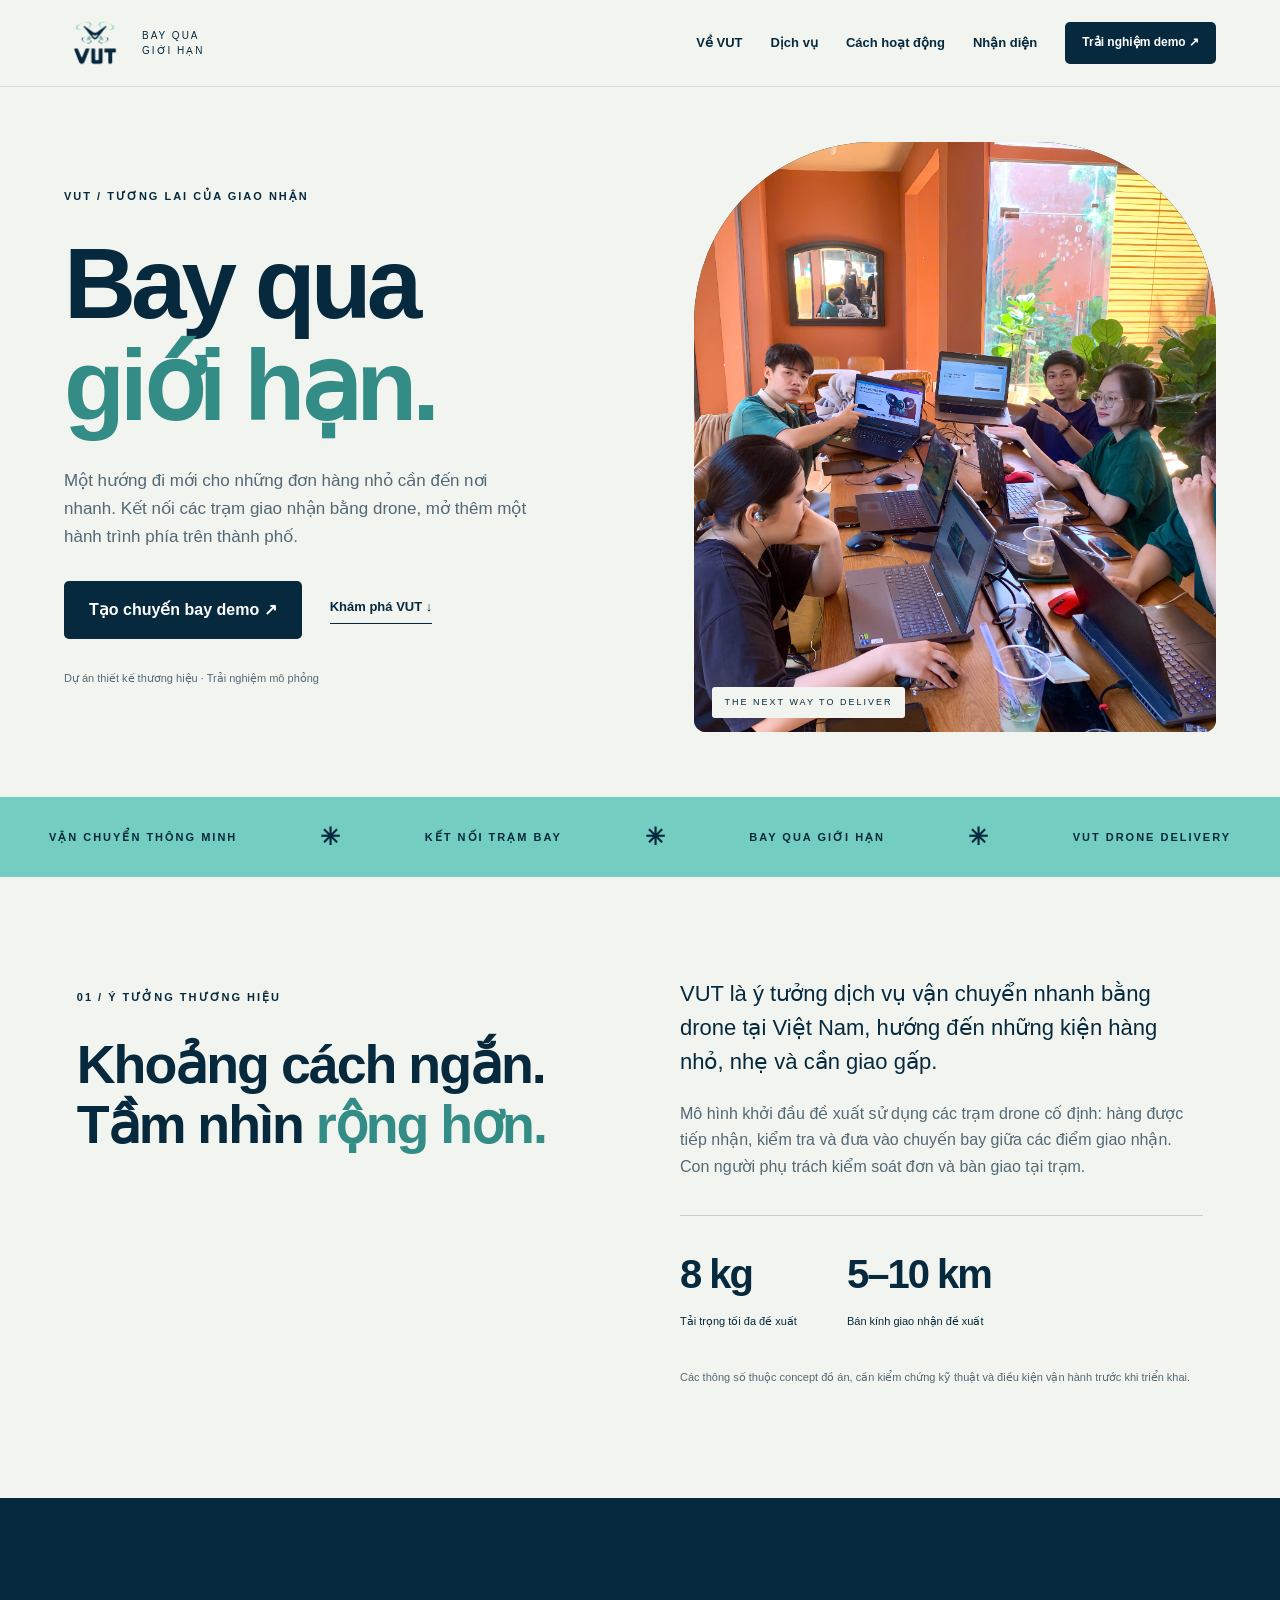
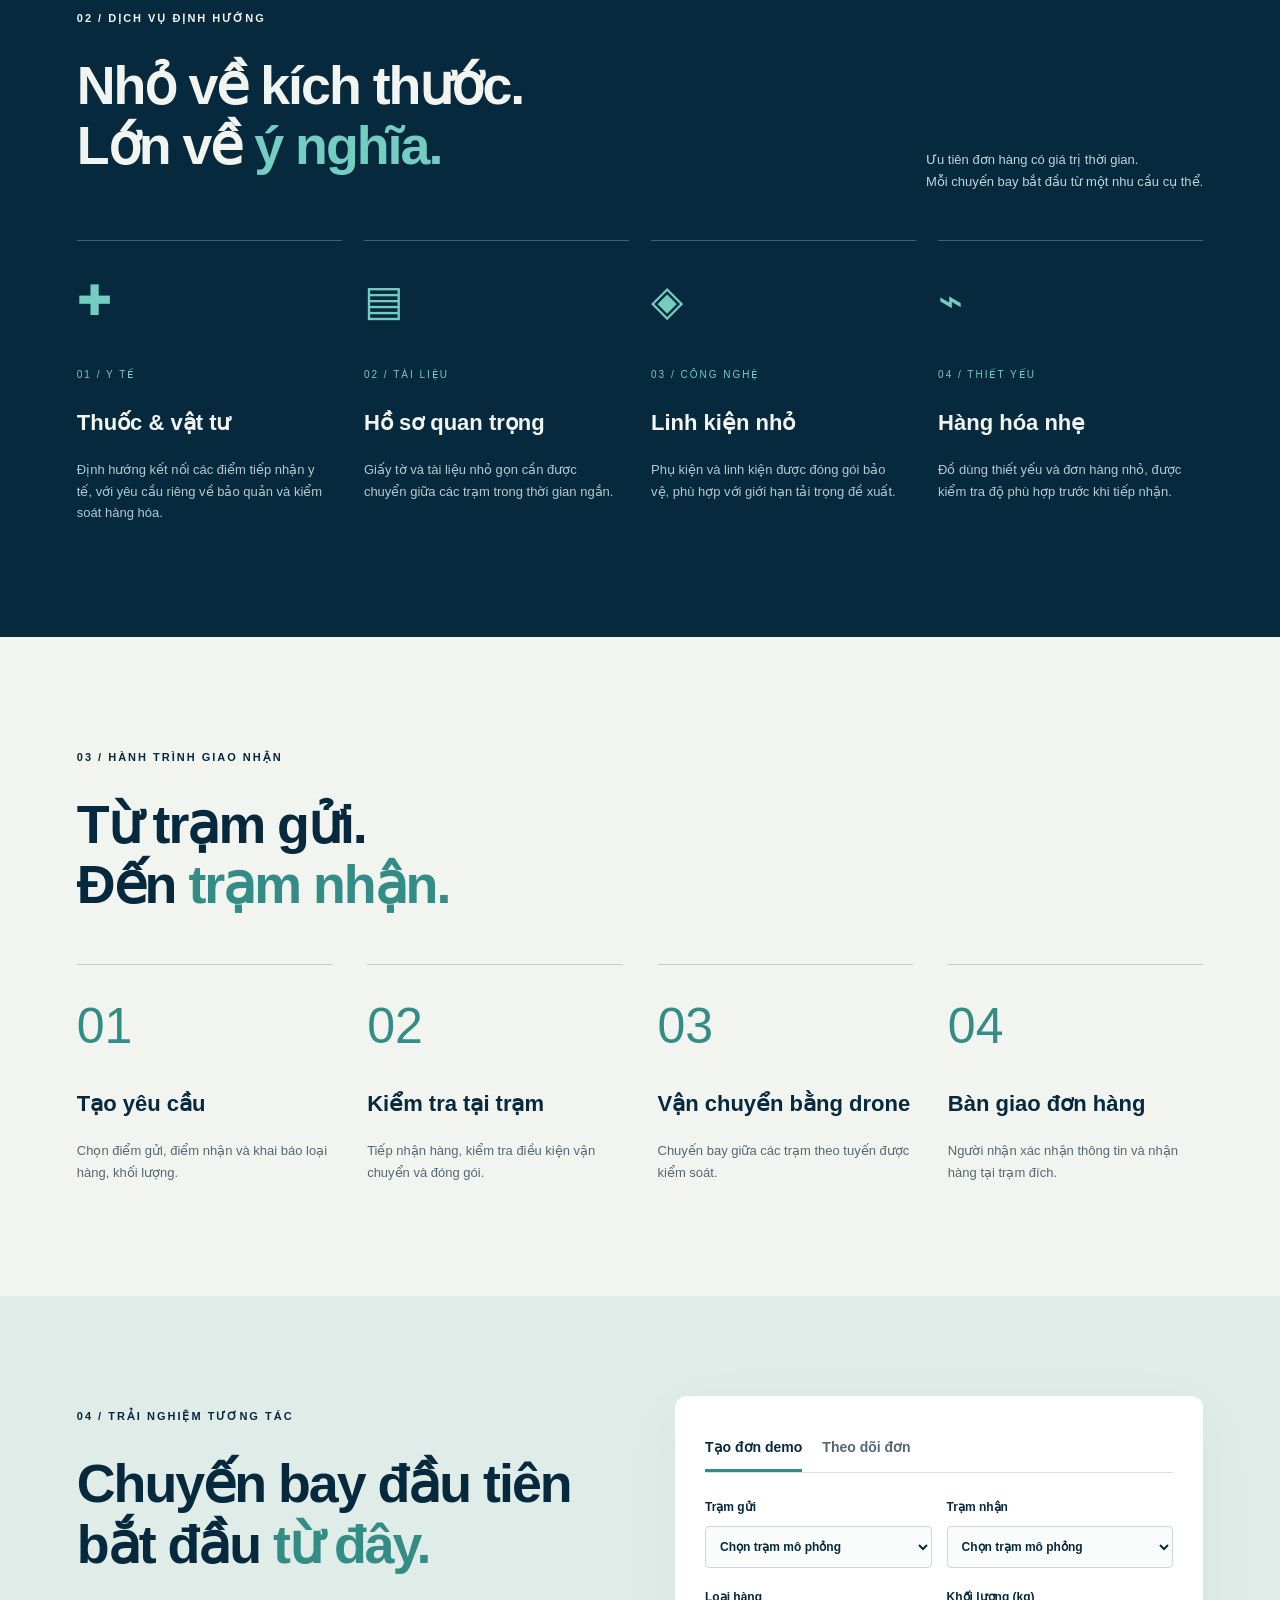
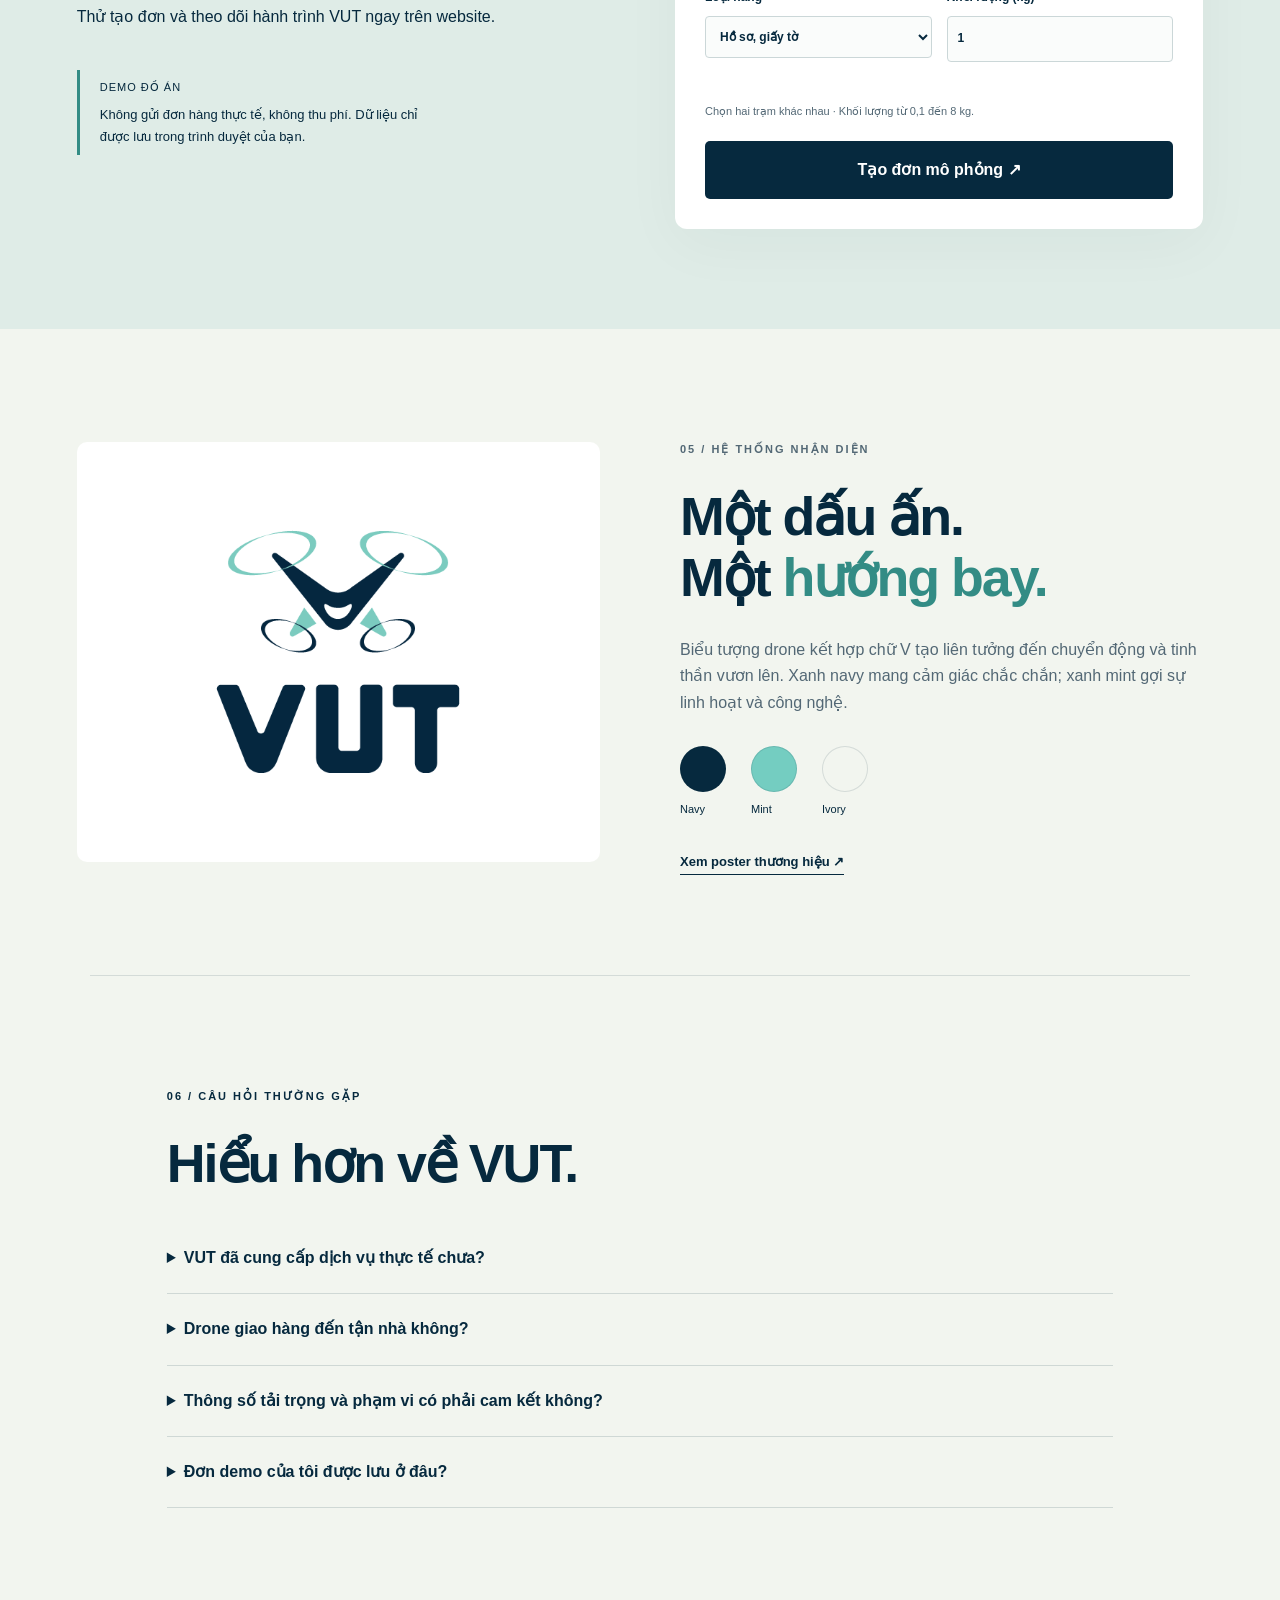
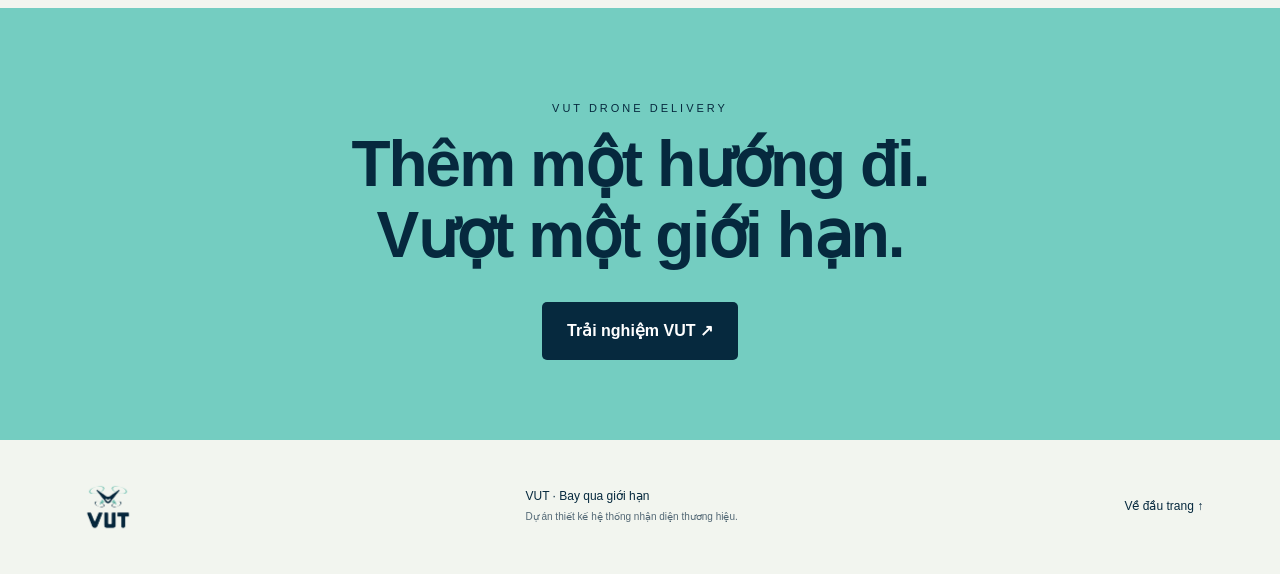
<file: index.html>
<!DOCTYPE html>
<html lang="vi">
 <head>
  <meta charset="utf-8"/>
  <meta content="width=device-width,initial-scale=1" name="viewport"/>
  <meta content="VUT — Bay qua giới hạn. Dự án thương hiệu giao hàng bằng drone tại Việt Nam." name="description"/>
  <title>
   VUT — Bay qua giới hạn
  </title>
  <link href="assets/Artboard 1logo tachnen.png" rel="icon"/>
  <link href="style.css" rel="stylesheet"/>
 </head>
 <body>
  <header>
   <a class="brand" href="#home">
    <img alt="VUT" src="assets/Artboard 1logo tachnen.png"/>
    <span>
     BAY QUA GIỚI HẠN
    </span>
   </a>
   <button aria-expanded="false" aria-label="Mở menu" class="menu">
    ☰
   </button>
   <nav>
    <a href="#about">
     Về VUT
    </a>
    <a href="#services">
     Dịch vụ
    </a>
    <a href="#journey">
     Cách hoạt động
    </a>
    <a href="#identity">
     Nhận diện
    </a>
    <a class="button small" href="#booking">
     Trải nghiệm demo ↗
    </a>
   </nav>
  </header>
  <main>
   <!-- ===== 1. TRANG CHU ===== -->
   <section class="hero" id="home">
    <div class="hero-copy">
     <p class="eyebrow">
      VUT / TƯƠNG LAI CỦA GIAO NHẬN
     </p>
     <h1>
      Bay qua
      <br/>
      <em>
       giới hạn.
      </em>
     </h1>
     <p class="intro">
      Một hướng đi mới cho những đơn hàng nhỏ cần đến nơi nhanh. Kết nối các trạm giao nhận bằng drone, mở thêm một hành trình phía trên thành phố.
     </p>
     <div class="actions">
      <a class="button" href="#booking">
       Tạo chuyến bay demo ↗
      </a>
      <a class="text-link" href="#about">
       Khám phá VUT ↓
      </a>
     </div>
     <p class="note">
      Dự án thiết kế thương hiệu · Trải nghiệm mô phỏng
     </p>
    </div>
    <div class="hero-art">
     <img alt="Minh họa thương hiệu VUT: drone vận chuyển kiện hàng trên thành phố" src="assets/AVA.jpg"/>
     <span class="art-label">
      THE NEXT WAY TO DELIVER
     </span>
    </div>
   </section>
   <div class="ticker">
    <span>
     VẬN CHUYỂN THÔNG MINH
    </span>
    <b>
     ✳
    </b>
    <span>
     KẾT NỐI TRẠM BAY
    </span>
    <b>
     ✳
    </b>
    <span>
     BAY QUA GIỚI HẠN
    </span>
    <b>
     ✳
    </b>
    <span>
     VUT DRONE DELIVERY
    </span>
   </div>
   <!-- ===== 2. GIOI THIEU VUT ===== -->
   <section class="section about" id="about">
    <div>
     <p class="eyebrow">
      01 / Ý TƯỞNG THƯƠNG HIỆU
     </p>
     <h2>
      Khoảng cách ngắn.
      <br/>
      Tầm nhìn
      <em>
       rộng hơn.
      </em>
     </h2>
    </div>
    <div>
     <p class="large">
      VUT là ý tưởng dịch vụ vận chuyển nhanh bằng drone tại Việt Nam, hướng đến những kiện hàng nhỏ, nhẹ và cần giao gấp.
     </p>
     <p>
      Mô hình khởi đầu đề xuất sử dụng các trạm drone cố định: hàng được tiếp nhận, kiểm tra và đưa vào chuyến bay giữa các điểm giao nhận. Con người phụ trách kiểm soát đơn và bàn giao tại trạm.
     </p>
     <div class="specs">
      <div>
       <strong>
        8 kg
       </strong>
       <span>
        Tải trọng tối đa đề xuất
       </span>
      </div>
      <div>
       <strong>
        5–10 km
       </strong>
       <span>
        Bán kính giao nhận đề xuất
       </span>
      </div>
     </div>
     <p class="note">
      Các thông số thuộc concept đồ án, cần kiểm chứng kỹ thuật và điều kiện vận hành trước khi triển khai.
     </p>
    </div>
   </section>
   <!-- ===== 3. DICH VU ===== -->
   <section class="section services" id="services">
    <div class="section-head">
     <div>
      <p class="eyebrow">
       02 / DỊCH VỤ ĐỊNH HƯỚNG
      </p>
      <h2>
       Nhỏ về kích thước.
       <br/>
       Lớn về
       <em>
        ý nghĩa.
       </em>
      </h2>
     </div>
     <p>
      Ưu tiên đơn hàng có giá trị thời gian.
      <br/>
      Mỗi chuyến bay bắt đầu từ một nhu cầu cụ thể.
     </p>
    </div>
    <div class="service-grid">
     <article>
      <span class="service-icon">
       ✚
      </span>
      <small>
       01 / Y TẾ
      </small>
      <h3>
       Thuốc &amp; vật tư
      </h3>
      <p>
       Định hướng kết nối các điểm tiếp nhận y tế, với yêu cầu riêng về bảo quản và kiểm soát hàng hóa.
      </p>
     </article>
     <article>
      <span class="service-icon">
       ▤
      </span>
      <small>
       02 / TÀI LIỆU
      </small>
      <h3>
       Hồ sơ quan trọng
      </h3>
      <p>
       Giấy tờ và tài liệu nhỏ gọn cần được chuyển giữa các trạm trong thời gian ngắn.
      </p>
     </article>
     <article>
      <span class="service-icon">
       ◈
      </span>
      <small>
       03 / CÔNG NGHỆ
      </small>
      <h3>
       Linh kiện nhỏ
      </h3>
      <p>
       Phụ kiện và linh kiện được đóng gói bảo vệ, phù hợp với giới hạn tải trọng đề xuất.
      </p>
     </article>
     <article>
      <span class="service-icon">
       ⌁
      </span>
      <small>
       04 / THIẾT YẾU
      </small>
      <h3>
       Hàng hóa nhẹ
      </h3>
      <p>
       Đồ dùng thiết yếu và đơn hàng nhỏ, được kiểm tra độ phù hợp trước khi tiếp nhận.
      </p>
     </article>
    </div>
   </section>
   <!-- ===== 4. QUY TRINH GIAO NHAN ===== -->
   <section class="section journey" id="journey">
    <p class="eyebrow">
     03 / HÀNH TRÌNH GIAO NHẬN
    </p>
    <h2>
     Từ trạm gửi.
     <br/>
     Đến
     <em>
      trạm nhận.
     </em>
    </h2>
    <div class="steps">
     <article>
      <b>
       01
      </b>
      <h3>
       Tạo yêu cầu
      </h3>
      <p>
       Chọn điểm gửi, điểm nhận và khai báo loại hàng, khối lượng.
      </p>
     </article>
     <article>
      <b>
       02
      </b>
      <h3>
       Kiểm tra tại trạm
      </h3>
      <p>
       Tiếp nhận hàng, kiểm tra điều kiện vận chuyển và đóng gói.
      </p>
     </article>
     <article>
      <b>
       03
      </b>
      <h3>
       Vận chuyển bằng drone
      </h3>
      <p>
       Chuyến bay giữa các trạm theo tuyến được kiểm soát.
      </p>
     </article>
     <article>
      <b>
       04
      </b>
      <h3>
       Bàn giao đơn hàng
      </h3>
      <p>
       Người nhận xác nhận thông tin và nhận hàng tại trạm đích.
      </p>
     </article>
    </div>
   </section>
   <!-- ===== 5. DEMO DAT DON ===== -->
   <section class="section booking" id="booking">
    <div>
     <p class="eyebrow">
      04 / TRẢI NGHIỆM TƯƠNG TÁC
     </p>
     <h2>
      Chuyến bay đầu tiên
      <br/>
      bắt đầu
      <em>
       từ đây.
      </em>
     </h2>
     <p>
      Thử tạo đơn và theo dõi hành trình VUT ngay trên website.
     </p>
     <div class="demo-alert">
      DEMO ĐỒ ÁN
      <br/>
      <span>
       Không gửi đơn hàng thực tế, không thu phí. Dữ liệu chỉ được lưu trong trình duyệt của bạn.
      </span>
     </div>
    </div>
    <div class="demo-panel">
     <div class="tabs" role="tablist">
      <button aria-controls="create-panel" aria-selected="true" id="create-tab" role="tab">
       Tạo đơn demo
      </button>
      <button aria-controls="track-panel" aria-selected="false" id="track-tab" role="tab">
       Theo dõi đơn
      </button>
     </div>
     <div aria-labelledby="create-tab" id="create-panel" role="tabpanel">
      <form id="booking-form">
       <div class="form-row">
        <label>
         Trạm gửi
         <select id="from" required="">
          <option value="">
           Chọn trạm mô phỏng
          </option>
          <option>
           Trạm Trung tâm
          </option>
          <option>
           Trạm Khu Đông
          </option>
          <option>
           Trạm Khu Tây
          </option>
         </select>
        </label>
        <label>
         Trạm nhận
         <select id="to" required="">
          <option value="">
           Chọn trạm mô phỏng
          </option>
          <option>
           Trạm Trung tâm
          </option>
          <option>
           Trạm Khu Đông
          </option>
          <option>
           Trạm Khu Tây
          </option>
         </select>
        </label>
       </div>
       <div class="form-row">
        <label>
         Loại hàng
         <select id="category">
          <option>
           Hồ sơ, giấy tờ
          </option>
          <option>
           Thuốc &amp; vật tư y tế
          </option>
          <option>
           Linh kiện nhỏ
          </option>
          <option>
           Hàng hóa nhẹ
          </option>
         </select>
        </label>
        <label>
         Khối lượng (kg)
         <input id="weight" max="8" min="0.1" required="" step="0.1" type="number" value="1"/>
        </label>
       </div>
       <p class="note">
        Chọn hai trạm khác nhau · Khối lượng từ 0,1 đến 8 kg.
       </p>
       <button class="button full" type="submit">
        Tạo đơn mô phỏng ↗
       </button>
       <div aria-live="polite" id="form-result">
       </div>
      </form>
     </div>
     <div aria-labelledby="track-tab" hidden="" id="track-panel" role="tabpanel">
      <form id="track-form">
       <label>
        Mã đơn demo
        <input id="tracking-code" placeholder="Ví dụ: VUT-DEMO-…" required=""/>
       </label>
       <button class="button full" type="submit">
        Xem hành trình →
       </button>
      </form>
      <div aria-live="polite" id="tracking-result">
      </div>
      <p class="note">
       Tạo đơn ở tab bên cạnh để có mã theo dõi.
      </p>
     </div>
    </div>
   </section>
   <!-- ===== 6. NHAN DIEN THUONG HIEU ===== -->
   <section class="section identity" id="identity">
    <div class="identity-logo">
     <img alt="Logo VUT với biểu tượng drone" src="assets/Artboard 1logo tachnen.png"/>
    </div>
    <div>
     <p class="eyebrow">
      05 / HỆ THỐNG NHẬN DIỆN
     </p>
     <h2>
      Một dấu ấn.
      <br/>
      Một
      <em>
       hướng bay.
      </em>
     </h2>
     <p>
      Biểu tượng drone kết hợp chữ V tạo liên tưởng đến chuyển động và tinh thần vươn lên. Xanh navy mang cảm giác chắc chắn; xanh mint gợi sự linh hoạt và công nghệ.
     </p>
     <div class="swatches">
      <span>
       <i style="background:#06293e">
       </i>
       Navy
      </span>
      <span>
       <i style="background:#74cdc1">
       </i>
       Mint
      </span>
      <span>
       <i style="background:#f2f5ef">
       </i>
       Ivory
      </span>
     </div>
     <a class="text-link" href="assets/poster.png" rel="noopener" target="_blank">
      Xem poster thương hiệu ↗
     </a>
    </div>
   </section>
   <section class="section faq">
    <p class="eyebrow">
     06 / CÂU HỎI THƯỜNG GẶP
    </p>
    <h2>
     Hiểu hơn về VUT.
    </h2>
    <details>
     <summary>
      VUT đã cung cấp dịch vụ thực tế chưa?
     </summary>
     <p>
      Website này giới thiệu concept thuộc dự án thiết kế hệ thống nhận diện thương hiệu. Các chức năng đặt và theo dõi đơn là mô phỏng.
     </p>
    </details>
    <details>
     <summary>
      Drone giao hàng đến tận nhà không?
     </summary>
     <p>
      Mô hình đề xuất ở giai đoạn đầu vận chuyển giữa các trạm cố định. Người gửi và người nhận bàn giao hàng tại trạm.
     </p>
    </details>
    <details>
     <summary>
      Thông số tải trọng và phạm vi có phải cam kết không?
     </summary>
     <p>
      Không. Tải trọng 8 kg và bán kính 5–10 km là thông số đề xuất trong đồ án. Triển khai thực tế cần kiểm chứng công nghệ, an toàn và điều kiện vận hành.
     </p>
    </details>
    <details>
     <summary>
      Đơn demo của tôi được lưu ở đâu?
     </summary>
     <p>
      Trong bộ nhớ cục bộ của trình duyệt hiện tại. Website không chuyển thông tin này đến hệ thống tiếp nhận đơn hàng.
     </p>
    </details>
   </section>
   <section class="closing">
    <p>
     VUT DRONE DELIVERY
    </p>
    <h2>
     Thêm một hướng đi.
     <br/>
     Vượt một giới hạn.
    </h2>
    <a class="button" href="#booking">
     Trải nghiệm VUT ↗
    </a>
   </section>
  </main>
  <footer>
   <a class="brand" href="#home">
    <img alt="VUT" src="assets/Artboard 1logo tachnen.png"/>
   </a>
   <p>
    VUT · Bay qua giới hạn
    <br/>
    <span>
     Dự án thiết kế hệ thống nhận diện thương hiệu.
    </span>
   </p>
   <a href="#home">
    Về đầu trang ↑
   </a>
  </footer>
  <script src="app.js">
  </script>
 </body>
</html>
</file>
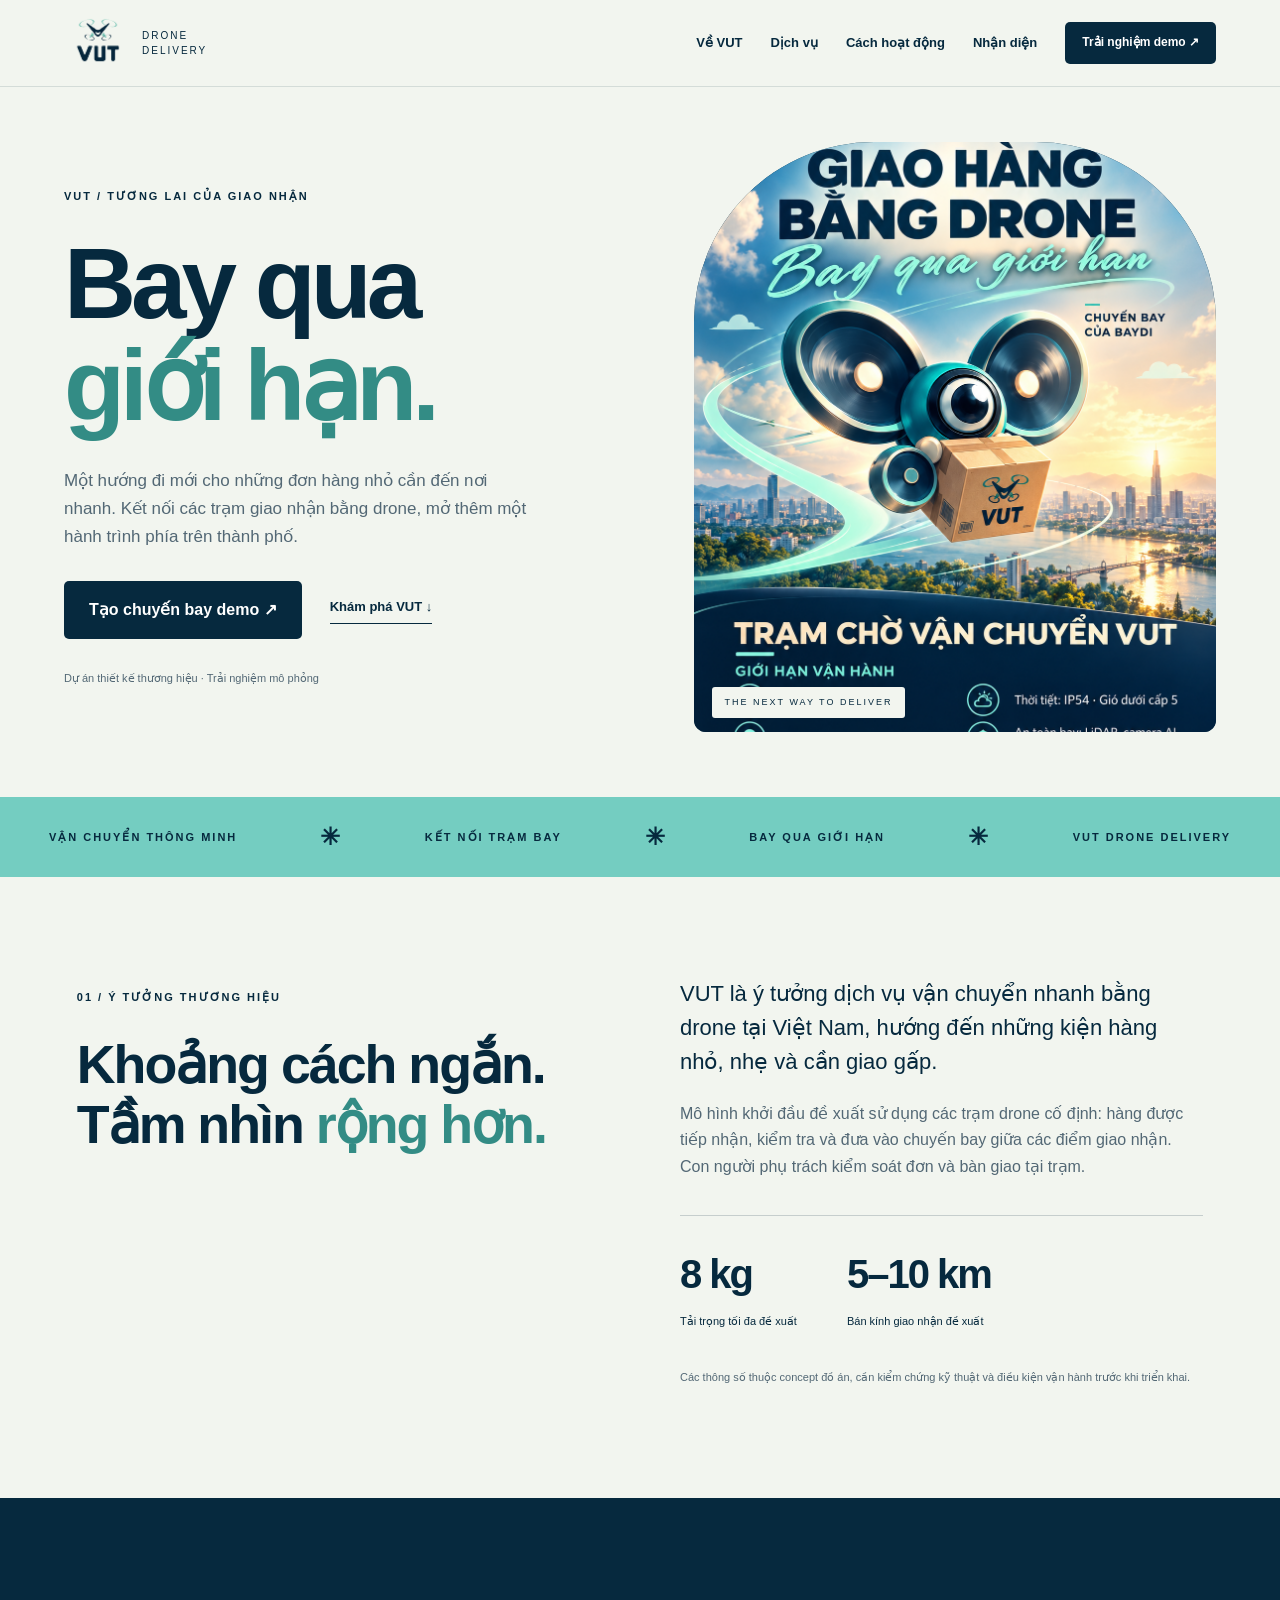
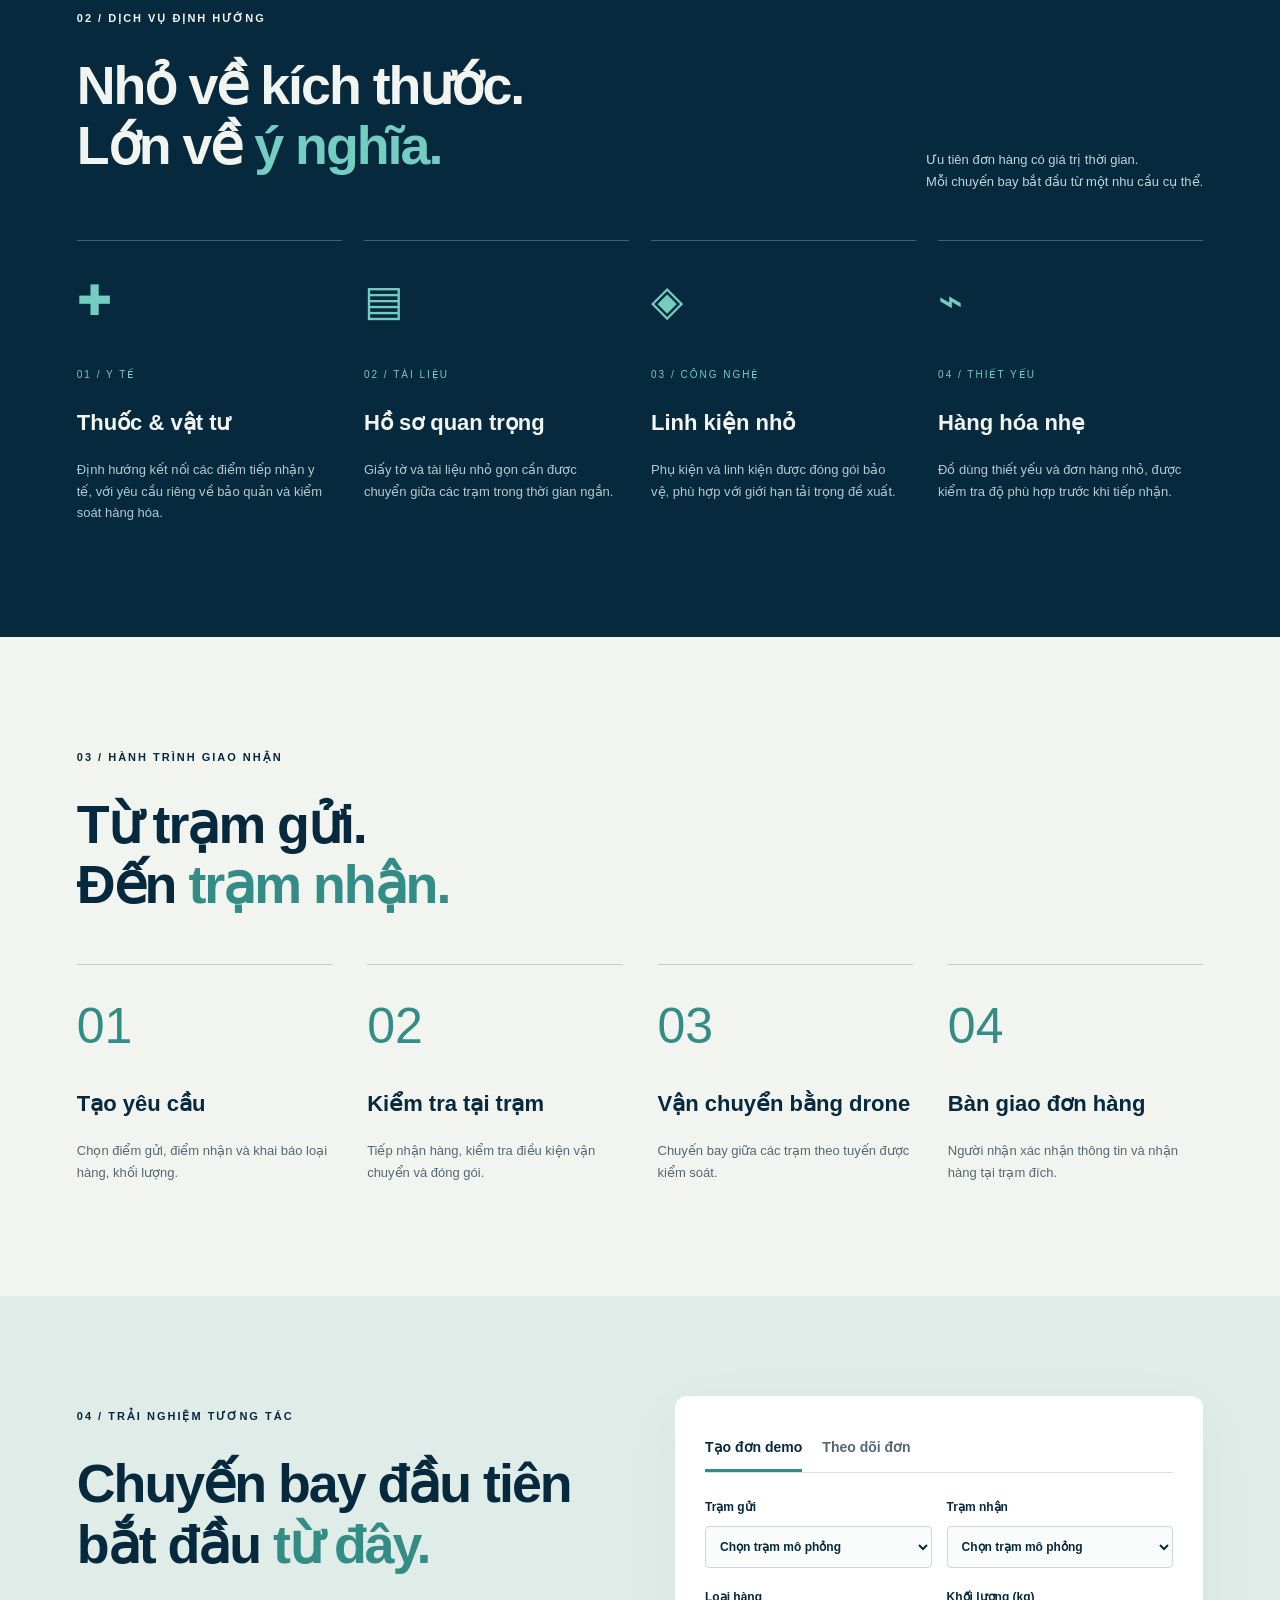
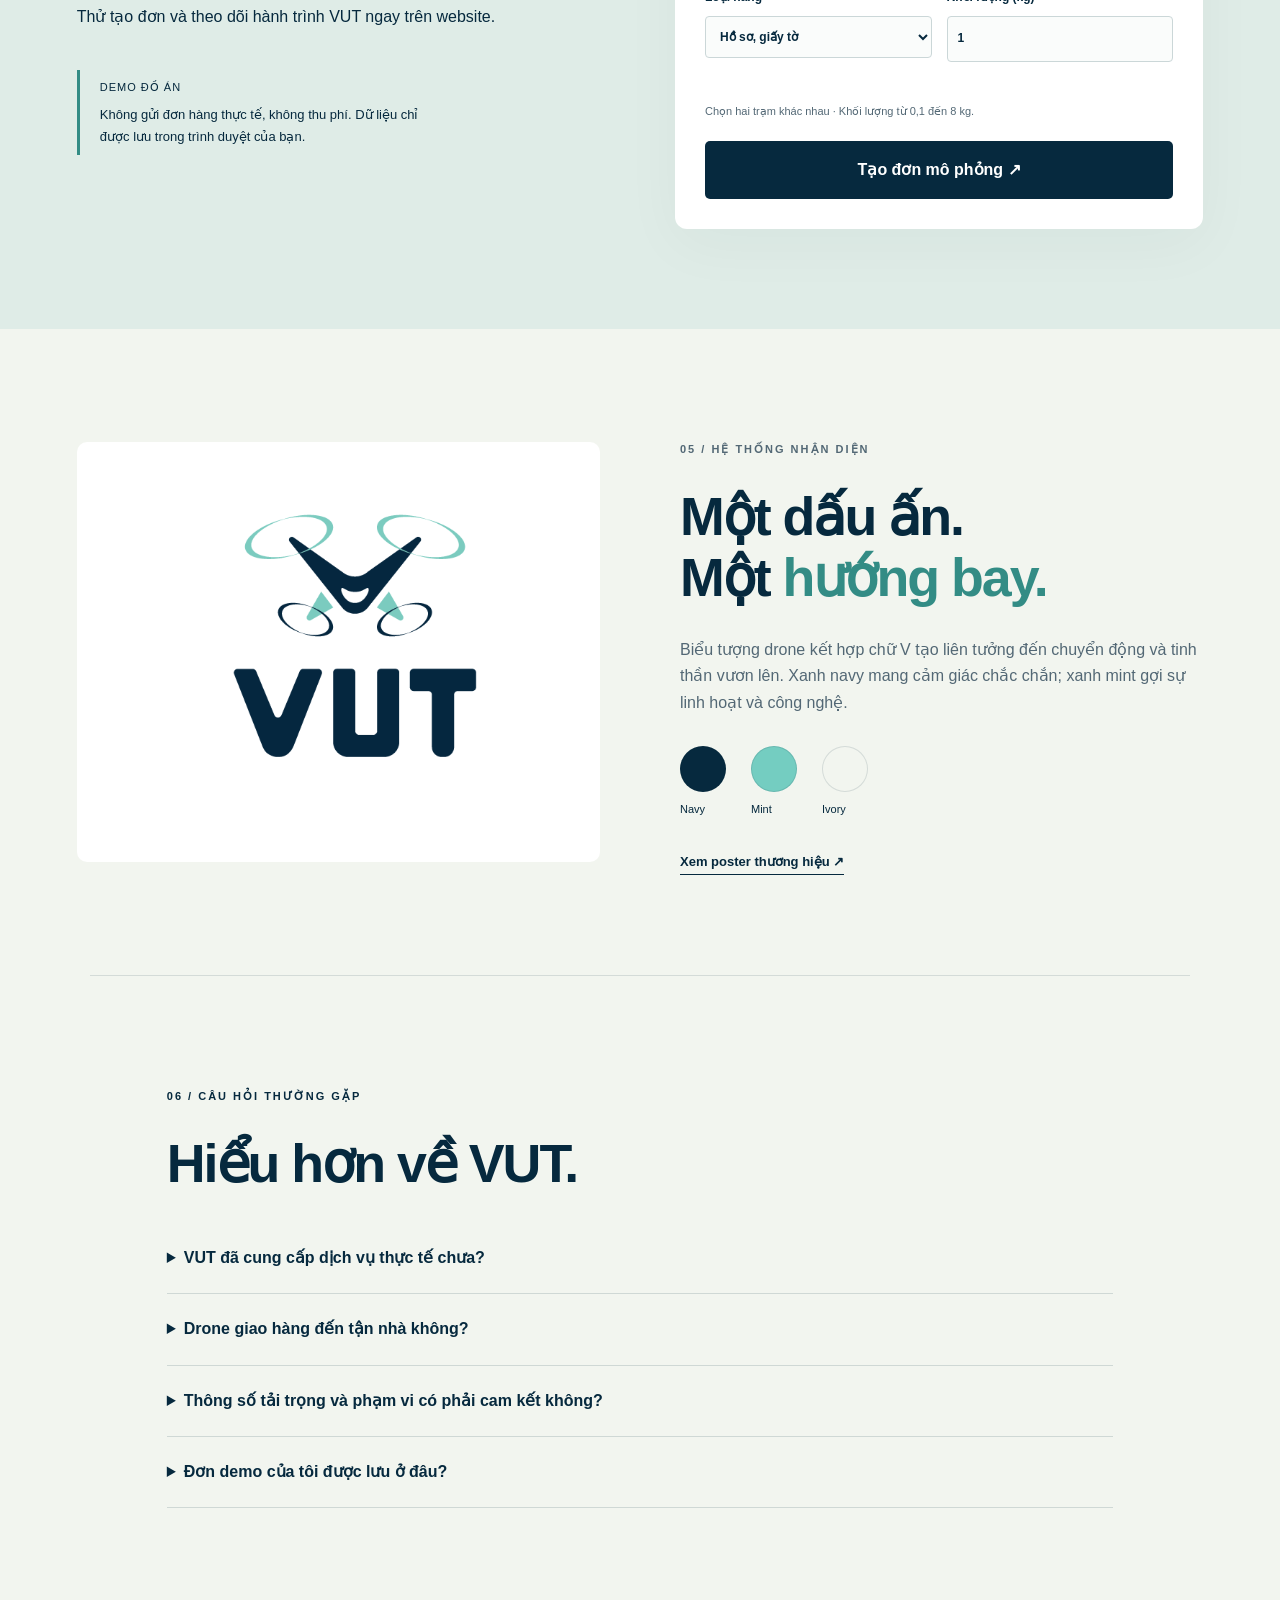
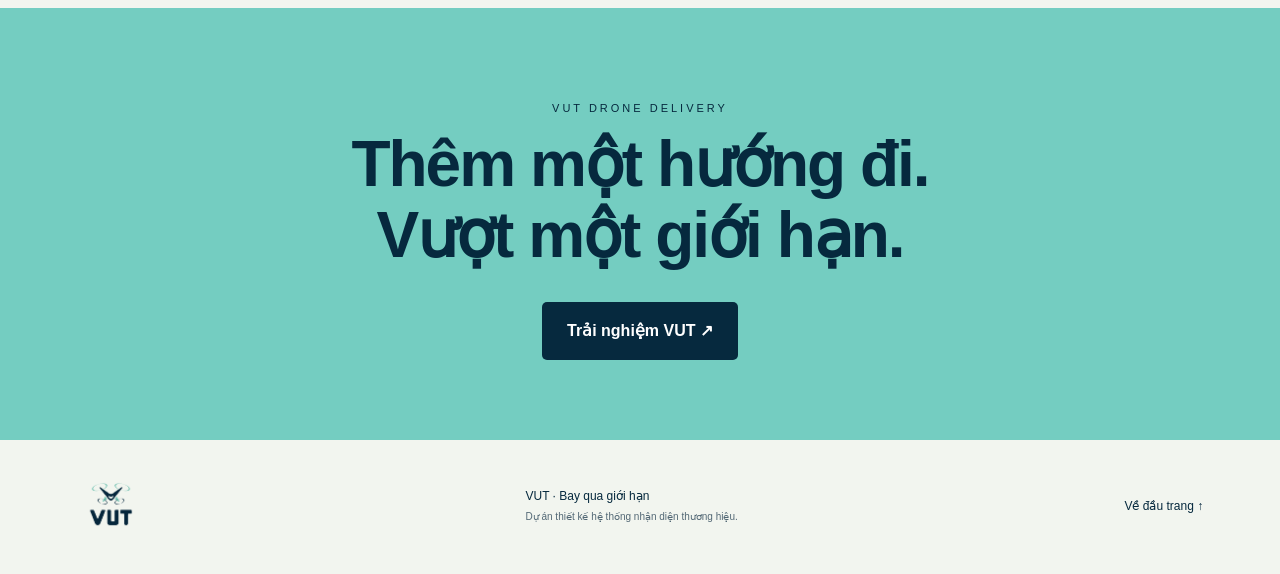
<file: vut-website/index.html>
<!doctype html>
<html lang="vi"><head><meta charset="UTF-8"><meta name="viewport" content="width=device-width,initial-scale=1"><meta name="description" content="VUT — Bay qua giới hạn. Dự án thương hiệu giao hàng bằng drone tại Việt Nam."><title>VUT — Bay qua giới hạn</title><link rel="icon" href="assets/logo.png"><link rel="stylesheet" href="style.css"></head>
<body><header><a class="brand" href="#home"><img src="assets/logo.png" alt="VUT"><span>DRONE DELIVERY</span></a><button class="menu" aria-label="Mở menu" aria-expanded="false">☰</button><nav><a href="#about">Về VUT</a><a href="#services">Dịch vụ</a><a href="#journey">Cách hoạt động</a><a href="#identity">Nhận diện</a><a class="button small" href="#booking">Trải nghiệm demo ↗</a></nav></header>
<main><section id="home" class="hero"><div class="hero-copy"><p class="eyebrow">VUT / TƯƠNG LAI CỦA GIAO NHẬN</p><h1>Bay qua<br><em>giới hạn.</em></h1><p class="intro">Một hướng đi mới cho những đơn hàng nhỏ cần đến nơi nhanh. Kết nối các trạm giao nhận bằng drone, mở thêm một hành trình phía trên thành phố.</p><div class="actions"><a class="button" href="#booking">Tạo chuyến bay demo ↗</a><a class="text-link" href="#about">Khám phá VUT ↓</a></div><p class="note">Dự án thiết kế thương hiệu · Trải nghiệm mô phỏng</p></div><div class="hero-art"><img src="assets/poster.png" alt="Minh họa thương hiệu VUT: drone vận chuyển kiện hàng trên thành phố"><span class="art-label">THE NEXT WAY TO DELIVER</span></div></section>
<div class="ticker"><span>VẬN CHUYỂN THÔNG MINH</span><b>✳</b><span>KẾT NỐI TRẠM BAY</span><b>✳</b><span>BAY QUA GIỚI HẠN</span><b>✳</b><span>VUT DRONE DELIVERY</span></div>
<section id="about" class="section about"><div><p class="eyebrow">01 / Ý TƯỞNG THƯƠNG HIỆU</p><h2>Khoảng cách ngắn.<br>Tầm nhìn <em>rộng hơn.</em></h2></div><div><p class="large">VUT là ý tưởng dịch vụ vận chuyển nhanh bằng drone tại Việt Nam, hướng đến những kiện hàng nhỏ, nhẹ và cần giao gấp.</p><p>Mô hình khởi đầu đề xuất sử dụng các trạm drone cố định: hàng được tiếp nhận, kiểm tra và đưa vào chuyến bay giữa các điểm giao nhận. Con người phụ trách kiểm soát đơn và bàn giao tại trạm.</p><div class="specs"><div><strong>8 kg</strong><span>Tải trọng tối đa đề xuất</span></div><div><strong>5–10 km</strong><span>Bán kính giao nhận đề xuất</span></div></div><p class="note">Các thông số thuộc concept đồ án, cần kiểm chứng kỹ thuật và điều kiện vận hành trước khi triển khai.</p></div></section>
<section id="services" class="section services"><div class="section-head"><div><p class="eyebrow">02 / DỊCH VỤ ĐỊNH HƯỚNG</p><h2>Nhỏ về kích thước.<br>Lớn về <em>ý nghĩa.</em></h2></div><p>Ưu tiên đơn hàng có giá trị thời gian.<br>Mỗi chuyến bay bắt đầu từ một nhu cầu cụ thể.</p></div><div class="service-grid"><article><span class="service-icon">✚</span><small>01 / Y TẾ</small><h3>Thuốc & vật tư</h3><p>Định hướng kết nối các điểm tiếp nhận y tế, với yêu cầu riêng về bảo quản và kiểm soát hàng hóa.</p></article><article><span class="service-icon">▤</span><small>02 / TÀI LIỆU</small><h3>Hồ sơ quan trọng</h3><p>Giấy tờ và tài liệu nhỏ gọn cần được chuyển giữa các trạm trong thời gian ngắn.</p></article><article><span class="service-icon">◈</span><small>03 / CÔNG NGHỆ</small><h3>Linh kiện nhỏ</h3><p>Phụ kiện và linh kiện được đóng gói bảo vệ, phù hợp với giới hạn tải trọng đề xuất.</p></article><article><span class="service-icon">⌁</span><small>04 / THIẾT YẾU</small><h3>Hàng hóa nhẹ</h3><p>Đồ dùng thiết yếu và đơn hàng nhỏ, được kiểm tra độ phù hợp trước khi tiếp nhận.</p></article></div></section>
<section id="journey" class="section journey"><p class="eyebrow">03 / HÀNH TRÌNH GIAO NHẬN</p><h2>Từ trạm gửi.<br>Đến <em>trạm nhận.</em></h2><div class="steps"><article><b>01</b><h3>Tạo yêu cầu</h3><p>Chọn điểm gửi, điểm nhận và khai báo loại hàng, khối lượng.</p></article><article><b>02</b><h3>Kiểm tra tại trạm</h3><p>Tiếp nhận hàng, kiểm tra điều kiện vận chuyển và đóng gói.</p></article><article><b>03</b><h3>Vận chuyển bằng drone</h3><p>Chuyến bay giữa các trạm theo tuyến được kiểm soát.</p></article><article><b>04</b><h3>Bàn giao đơn hàng</h3><p>Người nhận xác nhận thông tin và nhận hàng tại trạm đích.</p></article></div></section>
<section id="booking" class="section booking"><div><p class="eyebrow">04 / TRẢI NGHIỆM TƯƠNG TÁC</p><h2>Chuyến bay đầu tiên<br>bắt đầu <em>từ đây.</em></h2><p>Thử tạo đơn và theo dõi hành trình VUT ngay trên website.</p><div class="demo-alert">DEMO ĐỒ ÁN<br><span>Không gửi đơn hàng thực tế, không thu phí. Dữ liệu chỉ được lưu trong trình duyệt của bạn.</span></div></div><div class="demo-panel"><div class="tabs" role="tablist"><button id="create-tab" role="tab" aria-selected="true" aria-controls="create-panel">Tạo đơn demo</button><button id="track-tab" role="tab" aria-selected="false" aria-controls="track-panel">Theo dõi đơn</button></div><div id="create-panel" role="tabpanel" aria-labelledby="create-tab"><form id="booking-form"><div class="form-row"><label>Trạm gửi<select id="from" required><option value="">Chọn trạm mô phỏng</option><option>Trạm Trung tâm</option><option>Trạm Khu Đông</option><option>Trạm Khu Tây</option></select></label><label>Trạm nhận<select id="to" required><option value="">Chọn trạm mô phỏng</option><option>Trạm Trung tâm</option><option>Trạm Khu Đông</option><option>Trạm Khu Tây</option></select></label></div><div class="form-row"><label>Loại hàng<select id="category"><option>Hồ sơ, giấy tờ</option><option>Thuốc & vật tư y tế</option><option>Linh kiện nhỏ</option><option>Hàng hóa nhẹ</option></select></label><label>Khối lượng (kg)<input id="weight" type="number" min="0.1" max="8" step="0.1" value="1" required></label></div><p class="note">Chọn hai trạm khác nhau · Khối lượng từ 0,1 đến 8 kg.</p><button class="button full" type="submit">Tạo đơn mô phỏng ↗</button><div id="form-result" aria-live="polite"></div></form></div><div id="track-panel" role="tabpanel" aria-labelledby="track-tab" hidden><form id="track-form"><label>Mã đơn demo<input id="tracking-code" placeholder="Ví dụ: VUT-DEMO-…" required></label><button class="button full" type="submit">Xem hành trình →</button></form><div id="tracking-result" aria-live="polite"></div><p class="note">Tạo đơn ở tab bên cạnh để có mã theo dõi.</p></div></div></section>
<section id="identity" class="section identity"><div class="identity-logo"><img src="assets/logo.png" alt="Logo VUT với biểu tượng drone"></div><div><p class="eyebrow">05 / HỆ THỐNG NHẬN DIỆN</p><h2>Một dấu ấn.<br>Một <em>hướng bay.</em></h2><p>Biểu tượng drone kết hợp chữ V tạo liên tưởng đến chuyển động và tinh thần vươn lên. Xanh navy mang cảm giác chắc chắn; xanh mint gợi sự linh hoạt và công nghệ.</p><div class="swatches"><span><i style="background:#06293e"></i>Navy</span><span><i style="background:#74cdc1"></i>Mint</span><span><i style="background:#f2f5ef"></i>Ivory</span></div><a class="text-link" href="assets/poster.png" target="_blank" rel="noopener">Xem poster thương hiệu ↗</a></div></section>
<section class="section faq"><p class="eyebrow">06 / CÂU HỎI THƯỜNG GẶP</p><h2>Hiểu hơn về VUT.</h2><details><summary>VUT đã cung cấp dịch vụ thực tế chưa?</summary><p>Website này giới thiệu concept thuộc dự án thiết kế hệ thống nhận diện thương hiệu. Các chức năng đặt và theo dõi đơn là mô phỏng.</p></details><details><summary>Drone giao hàng đến tận nhà không?</summary><p>Mô hình đề xuất ở giai đoạn đầu vận chuyển giữa các trạm cố định. Người gửi và người nhận bàn giao hàng tại trạm.</p></details><details><summary>Thông số tải trọng và phạm vi có phải cam kết không?</summary><p>Không. Tải trọng 8 kg và bán kính 5–10 km là thông số đề xuất trong đồ án. Triển khai thực tế cần kiểm chứng công nghệ, an toàn và điều kiện vận hành.</p></details><details><summary>Đơn demo của tôi được lưu ở đâu?</summary><p>Trong bộ nhớ cục bộ của trình duyệt hiện tại. Website không chuyển thông tin này đến hệ thống tiếp nhận đơn hàng.</p></details></section>
<section class="closing"><p>VUT DRONE DELIVERY</p><h2>Thêm một hướng đi.<br>Vượt một giới hạn.</h2><a class="button" href="#booking">Trải nghiệm VUT ↗</a></section></main><footer><a class="brand" href="#home"><img src="assets/logo.png" alt="VUT"></a><p>VUT · Bay qua giới hạn<br><span>Dự án thiết kế hệ thống nhận diện thương hiệu.</span></p><a href="#home">Về đầu trang ↑</a></footer><script src="app.js"></script></body></html>
</file>
<file: style.css>
:root{--navy:#06293e;--mint:#74cdc1;--paper:#f2f5ef;--muted:#536875}*{box-sizing:border-box}html{scroll-behavior:smooth;scroll-padding-top:95px}body{margin:0;background:var(--paper);color:var(--navy);font-family:Arial,Helvetica,sans-serif;line-height:1.65}a{color:inherit;text-decoration:none}button,input,select{font:inherit}button,a,input,select,summary{outline-offset:5px}header{position:sticky;top:0;z-index:10;display:flex;align-items:center;justify-content:space-between;padding:12px 5%;background:#f2f5eff5;border-bottom:1px solid #06293e20}.brand{display:flex;align-items:center;gap:16px}.brand img{width:62px;height:62px;object-fit:contain;mix-blend-mode:multiply}.brand span{font-size:10px;letter-spacing:2px;max-width:70px;line-height:1.5}nav{display:flex;align-items:center;gap:28px;font-size:13px;font-weight:600}.button{display:inline-flex;justify-content:center;align-items:center;background:var(--navy);color:white;border:0;border-radius:5px;padding:16px 25px;font-weight:600;cursor:pointer;transition:transform .2s,background .2s}.button:hover{background:#14566b;transform:translateY(-2px)}.small{padding:11px 17px;font-size:12px}.menu{display:none}.hero{display:grid;grid-template-columns:1.1fr 1fr;min-height:710px;padding:50px 5% 60px;gap:55px;align-items:center}.eyebrow{font-size:11px;font-weight:bold;letter-spacing:2px;margin-bottom:28px}h1{font-size:clamp(64px,7.8vw,116px);line-height:1.02;letter-spacing:-5px;margin:0 0 30px}em{font-style:normal;color:#338c85}.intro{font-size:17px;max-width:480px;color:var(--muted)}.actions{display:flex;gap:28px;align-items:center;margin:30px 0}.text-link{font-size:13px;font-weight:bold;border-bottom:1px solid;padding-bottom:5px}.note{font-size:11px;color:var(--muted);margin-top:20px}.hero-art{position:relative;height:590px;border-radius:180px 180px 12px 12px;overflow:hidden;background:#073148}.hero-art img{width:100%;height:100%;object-fit:cover;object-position:center 46%}.art-label{position:absolute;bottom:14px;left:18px;background:var(--paper);padding:8px 13px;font-size:9px;letter-spacing:2px;border-radius:3px}.ticker{display:flex;justify-content:space-around;align-items:center;gap:25px;background:var(--mint);padding:20px;font-size:11px;font-weight:bold;letter-spacing:2px;overflow:hidden}.ticker span{white-space:nowrap}.ticker b{font-size:24px}.section{padding:100px 6%;scroll-margin-top:10px}h2{font-size:clamp(34px,4.2vw,60px);line-height:1.12;letter-spacing:-2px;margin:0 0 30px}h3{font-size:22px;line-height:1.3}.about{display:grid;grid-template-columns:1fr 1fr;gap:80px}.large{font-size:22px;line-height:1.55;margin-top:0}.about p:not(.large):not(.eyebrow){color:var(--muted)}.specs{display:flex;gap:50px;margin:35px 0;border-top:1px solid #06293e30;padding-top:25px}.specs strong{display:block;font-size:40px;letter-spacing:-2px}.specs span{font-size:11px}.services{background:var(--navy);color:var(--paper)}.services em{color:var(--mint)}.section-head{display:flex;justify-content:space-between;gap:40px;align-items:end;margin-bottom:35px}.section-head>p{font-size:13px;color:#c0d5d7;max-width:300px}.service-grid{display:grid;grid-template-columns:repeat(4,1fr);gap:22px}.service-grid article{border-top:1px solid #ffffff40;padding:25px 10px 0 0}.service-icon{display:block;color:var(--mint);font-size:42px;margin-bottom:25px}.service-grid small{font-size:10px;letter-spacing:2px;color:var(--mint)}.service-grid p{font-size:13px;color:#b5cad0}.steps{display:grid;grid-template-columns:repeat(4,1fr);gap:35px;margin-top:50px}.steps b{font-size:50px;font-weight:400;color:#338c85}.steps article{border-top:1px solid #06293e30;padding-top:20px}.steps p{font-size:13px;color:var(--muted)}.booking{display:grid;grid-template-columns:1fr 1fr;gap:70px;background:#dfece7}.demo-alert{border-left:3px solid #338c85;padding:8px 20px;margin-top:40px;font-size:11px;letter-spacing:1px}.demo-alert span{display:block;margin-top:8px;letter-spacing:0;font-size:13px;max-width:340px}.demo-panel{background:#fff;padding:30px;border-radius:12px;box-shadow:0 15px 60px #06293e0a}.tabs{display:flex;border-bottom:1px solid #ddd;margin-bottom:25px;gap:20px}.tabs button{background:none;border:0;border-bottom:3px solid transparent;padding:10px 0;cursor:pointer;font-weight:bold;color:var(--muted);font-size:14px}.tabs button[aria-selected=true]{border-color:#338c85;color:var(--navy)}label{display:block;font-size:12px;font-weight:600;margin-bottom:20px}input,select{display:block;width:100%;margin-top:8px;padding:12px 10px;color:var(--navy);border:1px solid #cbd7d8;border-radius:4px;background:#fafcfb;min-width:0}.form-row{display:grid;grid-template-columns:1fr 1fr;gap:15px}.full{width:100%;margin-top:10px}.result{padding:16px;background:#dff5ed;border-radius:5px;margin-top:20px;font-size:13px}.error{color:#9e3030;margin-top:15px;font-size:13px}.tracking-step{padding:12px 0;border-bottom:1px solid #ddd;font-size:13px}.tracking-step.active{color:#338c85;font-weight:bold}.identity{display:grid;grid-template-columns:1fr 1fr;gap:80px;align-items:center}.identity-logo{background:white;border-radius:10px;display:grid;place-items:center;min-height:420px}.identity-logo img{width:75%;max-width:360px}.identity p{color:var(--muted)}.swatches{display:flex;gap:25px;margin:30px 0}.swatches span{font-size:11px}.swatches i{display:block;width:46px;height:46px;border-radius:50%;border:1px solid #06293e20;margin-bottom:8px}.faq{border-top:1px solid #06293e20;max-width:1100px;margin:auto}details{border-bottom:1px solid #06293e25;padding:22px 0}summary{font-weight:bold;cursor:pointer}details p{font-size:14px;color:var(--muted);max-width:800px}.closing{padding:80px 6%;background:var(--mint);text-align:center}.closing p{font-size:11px;letter-spacing:3px}.closing h2{font-size:clamp(40px,5vw,72px)}footer{display:flex;justify-content:space-between;align-items:center;gap:30px;padding:35px 6%;font-size:12px}footer p span{font-size:10px;color:var(--muted)}[hidden]{display:none!important}@media(max-width:900px){nav{gap:15px;font-size:11px}.hero{gap:25px;min-height:auto}.hero-art{height:490px}.section{padding:70px 5%}.about,.booking,.identity{gap:35px}.service-grid{grid-template-columns:repeat(2,1fr)}.steps{gap:20px}h1{letter-spacing:-3px}.actions{gap:15px;flex-wrap:wrap}}@media(max-width:640px){header{padding:8px 5%}.brand img{width:50px;height:50px}.menu{display:block;border:0;background:transparent;font-size:26px;color:var(--navy)}nav{display:none;position:absolute;top:67px;left:0;right:0;background:var(--paper);padding:25px;flex-direction:column;align-items:stretch;font-size:15px;border-bottom:1px solid #ddd}nav.open{display:flex}.hero{grid-template-columns:1fr;padding-top:35px;gap:25px}h1{font-size:70px}.hero-art{height:450px;border-radius:140px 140px 8px 8px}.intro{font-size:15px}.about,.booking,.identity{grid-template-columns:1fr}.section-head{display:block}.section-head>p{margin-top:20px}.steps{grid-template-columns:1fr 1fr}.ticker{justify-content:flex-start}.ticker span{font-size:10px}.identity-logo{min-height:300px}.demo-panel{padding:22px 16px}.form-row{grid-template-columns:1fr}h2{letter-spacing:-1px}.specs{gap:30px}.specs strong{font-size:34px}.service-grid{gap:18px}.service-grid h3{font-size:19px}footer{flex-wrap:wrap}.large{font-size:20px}}@media(prefers-reduced-motion:reduce){html{scroll-behavior:auto}.button{transition:none}}
</file>
<file: vut-website/style.css>
:root{--navy:#06293e;--mint:#74cdc1;--paper:#f2f5ef;--muted:#536875}*{box-sizing:border-box}html{scroll-behavior:smooth;scroll-padding-top:95px}body{margin:0;background:var(--paper);color:var(--navy);font-family:Arial,Helvetica,sans-serif;line-height:1.65}a{color:inherit;text-decoration:none}button,input,select{font:inherit}button,a,input,select,summary{outline-offset:5px}header{position:sticky;top:0;z-index:10;display:flex;align-items:center;justify-content:space-between;padding:12px 5%;background:#f2f5eff5;border-bottom:1px solid #06293e20}.brand{display:flex;align-items:center;gap:16px}.brand img{width:62px;height:62px;object-fit:contain;mix-blend-mode:multiply}.brand span{font-size:10px;letter-spacing:2px;max-width:70px;line-height:1.5}nav{display:flex;align-items:center;gap:28px;font-size:13px;font-weight:600}.button{display:inline-flex;justify-content:center;align-items:center;background:var(--navy);color:white;border:0;border-radius:5px;padding:16px 25px;font-weight:600;cursor:pointer;transition:transform .2s,background .2s}.button:hover{background:#14566b;transform:translateY(-2px)}.small{padding:11px 17px;font-size:12px}.menu{display:none}.hero{display:grid;grid-template-columns:1.1fr 1fr;min-height:710px;padding:50px 5% 60px;gap:55px;align-items:center}.eyebrow{font-size:11px;font-weight:bold;letter-spacing:2px;margin-bottom:28px}h1{font-size:clamp(64px,7.8vw,116px);line-height:1.02;letter-spacing:-5px;margin:0 0 30px}em{font-style:normal;color:#338c85}.intro{font-size:17px;max-width:480px;color:var(--muted)}.actions{display:flex;gap:28px;align-items:center;margin:30px 0}.text-link{font-size:13px;font-weight:bold;border-bottom:1px solid;padding-bottom:5px}.note{font-size:11px;color:var(--muted);margin-top:20px}.hero-art{position:relative;height:590px;border-radius:180px 180px 12px 12px;overflow:hidden;background:#073148}.hero-art img{width:100%;height:100%;object-fit:cover;object-position:center 46%}.art-label{position:absolute;bottom:14px;left:18px;background:var(--paper);padding:8px 13px;font-size:9px;letter-spacing:2px;border-radius:3px}.ticker{display:flex;justify-content:space-around;align-items:center;gap:25px;background:var(--mint);padding:20px;font-size:11px;font-weight:bold;letter-spacing:2px;overflow:hidden}.ticker span{white-space:nowrap}.ticker b{font-size:24px}.section{padding:100px 6%;scroll-margin-top:10px}h2{font-size:clamp(34px,4.2vw,60px);line-height:1.12;letter-spacing:-2px;margin:0 0 30px}h3{font-size:22px;line-height:1.3}.about{display:grid;grid-template-columns:1fr 1fr;gap:80px}.large{font-size:22px;line-height:1.55;margin-top:0}.about p:not(.large):not(.eyebrow){color:var(--muted)}.specs{display:flex;gap:50px;margin:35px 0;border-top:1px solid #06293e30;padding-top:25px}.specs strong{display:block;font-size:40px;letter-spacing:-2px}.specs span{font-size:11px}.services{background:var(--navy);color:var(--paper)}.services em{color:var(--mint)}.section-head{display:flex;justify-content:space-between;gap:40px;align-items:end;margin-bottom:35px}.section-head>p{font-size:13px;color:#c0d5d7;max-width:300px}.service-grid{display:grid;grid-template-columns:repeat(4,1fr);gap:22px}.service-grid article{border-top:1px solid #ffffff40;padding:25px 10px 0 0}.service-icon{display:block;color:var(--mint);font-size:42px;margin-bottom:25px}.service-grid small{font-size:10px;letter-spacing:2px;color:var(--mint)}.service-grid p{font-size:13px;color:#b5cad0}.steps{display:grid;grid-template-columns:repeat(4,1fr);gap:35px;margin-top:50px}.steps b{font-size:50px;font-weight:400;color:#338c85}.steps article{border-top:1px solid #06293e30;padding-top:20px}.steps p{font-size:13px;color:var(--muted)}.booking{display:grid;grid-template-columns:1fr 1fr;gap:70px;background:#dfece7}.demo-alert{border-left:3px solid #338c85;padding:8px 20px;margin-top:40px;font-size:11px;letter-spacing:1px}.demo-alert span{display:block;margin-top:8px;letter-spacing:0;font-size:13px;max-width:340px}.demo-panel{background:#fff;padding:30px;border-radius:12px;box-shadow:0 15px 60px #06293e0a}.tabs{display:flex;border-bottom:1px solid #ddd;margin-bottom:25px;gap:20px}.tabs button{background:none;border:0;border-bottom:3px solid transparent;padding:10px 0;cursor:pointer;font-weight:bold;color:var(--muted);font-size:14px}.tabs button[aria-selected=true]{border-color:#338c85;color:var(--navy)}label{display:block;font-size:12px;font-weight:600;margin-bottom:20px}input,select{display:block;width:100%;margin-top:8px;padding:12px 10px;color:var(--navy);border:1px solid #cbd7d8;border-radius:4px;background:#fafcfb;min-width:0}.form-row{display:grid;grid-template-columns:1fr 1fr;gap:15px}.full{width:100%;margin-top:10px}.result{padding:16px;background:#dff5ed;border-radius:5px;margin-top:20px;font-size:13px}.error{color:#9e3030;margin-top:15px;font-size:13px}.tracking-step{padding:12px 0;border-bottom:1px solid #ddd;font-size:13px}.tracking-step.active{color:#338c85;font-weight:bold}.identity{display:grid;grid-template-columns:1fr 1fr;gap:80px;align-items:center}.identity-logo{background:white;border-radius:10px;display:grid;place-items:center;min-height:420px}.identity-logo img{width:75%;max-width:360px}.identity p{color:var(--muted)}.swatches{display:flex;gap:25px;margin:30px 0}.swatches span{font-size:11px}.swatches i{display:block;width:46px;height:46px;border-radius:50%;border:1px solid #06293e20;margin-bottom:8px}.faq{border-top:1px solid #06293e20;max-width:1100px;margin:auto}details{border-bottom:1px solid #06293e25;padding:22px 0}summary{font-weight:bold;cursor:pointer}details p{font-size:14px;color:var(--muted);max-width:800px}.closing{padding:80px 6%;background:var(--mint);text-align:center}.closing p{font-size:11px;letter-spacing:3px}.closing h2{font-size:clamp(40px,5vw,72px)}footer{display:flex;justify-content:space-between;align-items:center;gap:30px;padding:35px 6%;font-size:12px}footer p span{font-size:10px;color:var(--muted)}[hidden]{display:none!important}@media(max-width:900px){nav{gap:15px;font-size:11px}.hero{gap:25px;min-height:auto}.hero-art{height:490px}.section{padding:70px 5%}.about,.booking,.identity{gap:35px}.service-grid{grid-template-columns:repeat(2,1fr)}.steps{gap:20px}h1{letter-spacing:-3px}.actions{gap:15px;flex-wrap:wrap}}@media(max-width:640px){header{padding:8px 5%}.brand img{width:50px;height:50px}.menu{display:block;border:0;background:transparent;font-size:26px;color:var(--navy)}nav{display:none;position:absolute;top:67px;left:0;right:0;background:var(--paper);padding:25px;flex-direction:column;align-items:stretch;font-size:15px;border-bottom:1px solid #ddd}nav.open{display:flex}.hero{grid-template-columns:1fr;padding-top:35px;gap:25px}h1{font-size:70px}.hero-art{height:450px;border-radius:140px 140px 8px 8px}.intro{font-size:15px}.about,.booking,.identity{grid-template-columns:1fr}.section-head{display:block}.section-head>p{margin-top:20px}.steps{grid-template-columns:1fr 1fr}.ticker{justify-content:flex-start}.ticker span{font-size:10px}.identity-logo{min-height:300px}.demo-panel{padding:22px 16px}.form-row{grid-template-columns:1fr}h2{letter-spacing:-1px}.specs{gap:30px}.specs strong{font-size:34px}.service-grid{gap:18px}.service-grid h3{font-size:19px}footer{flex-wrap:wrap}.large{font-size:20px}}@media(prefers-reduced-motion:reduce){html{scroll-behavior:auto}.button{transition:none}}
</file>
